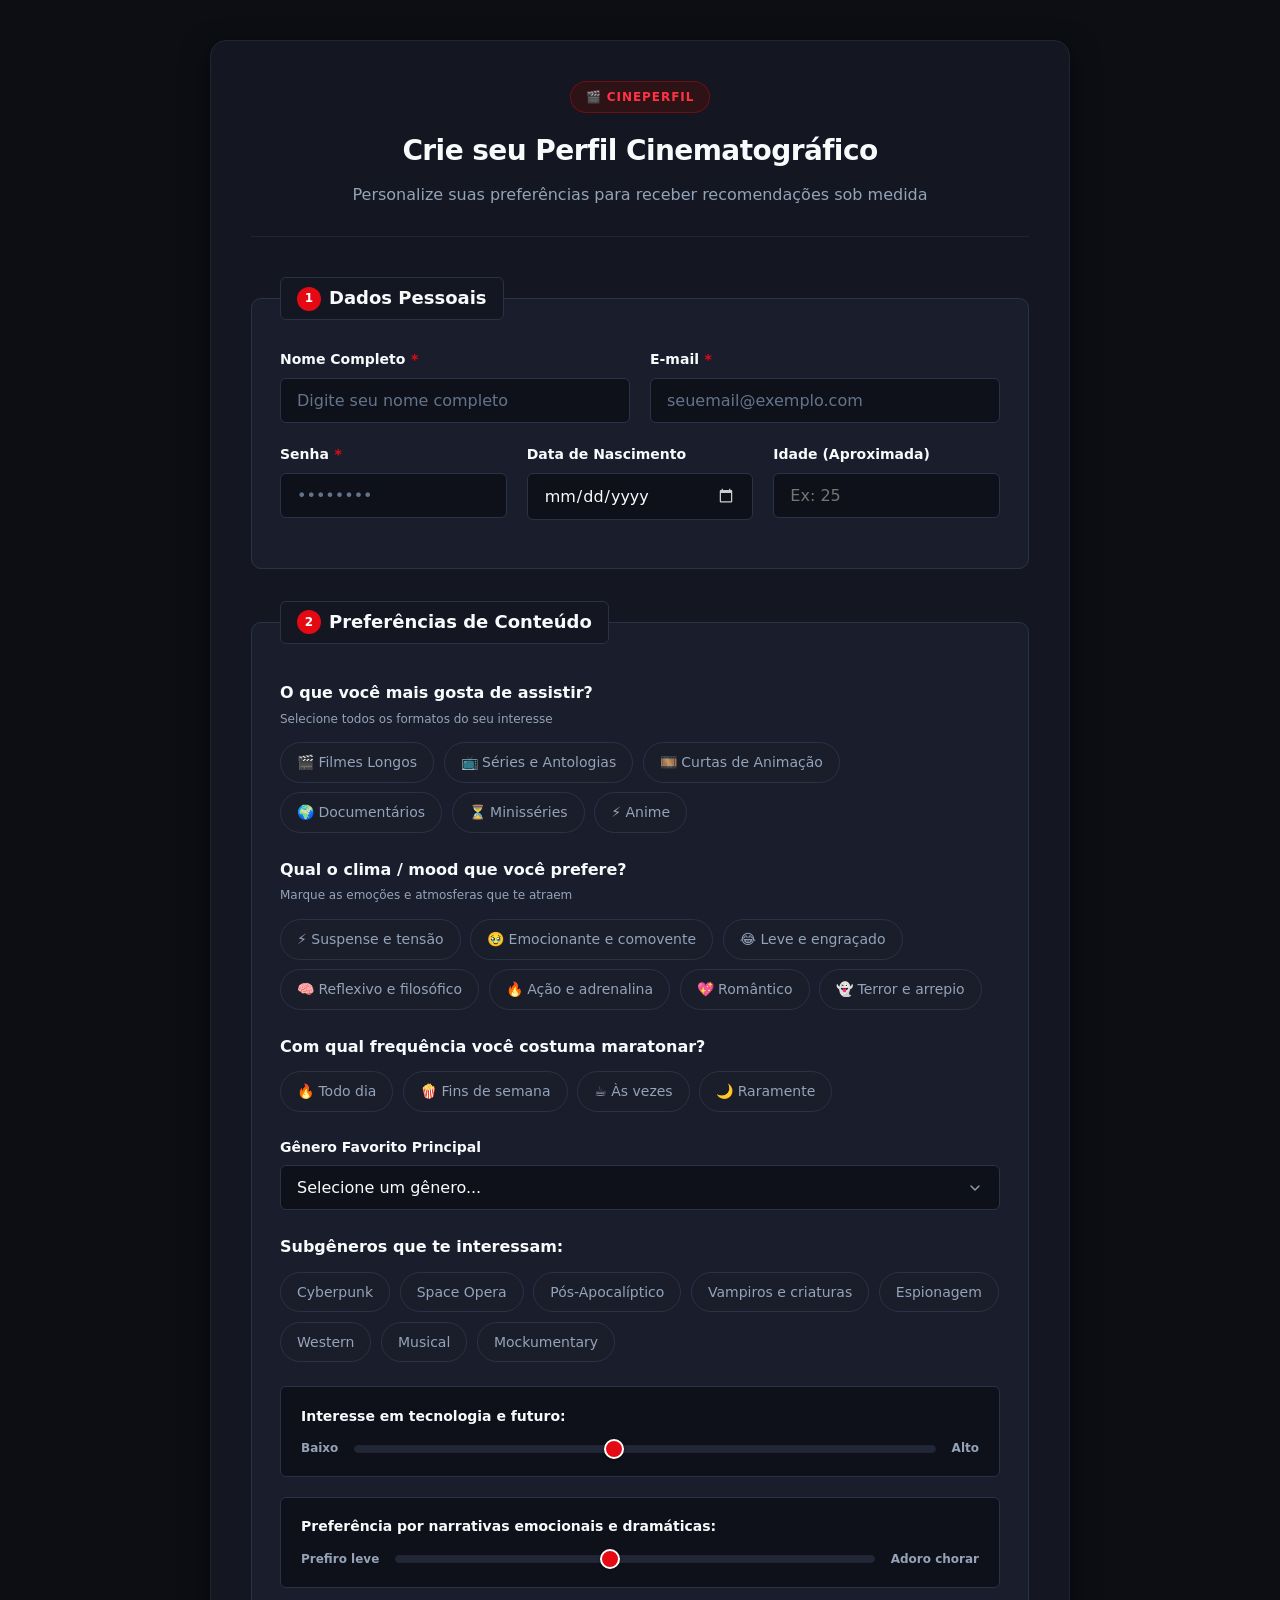
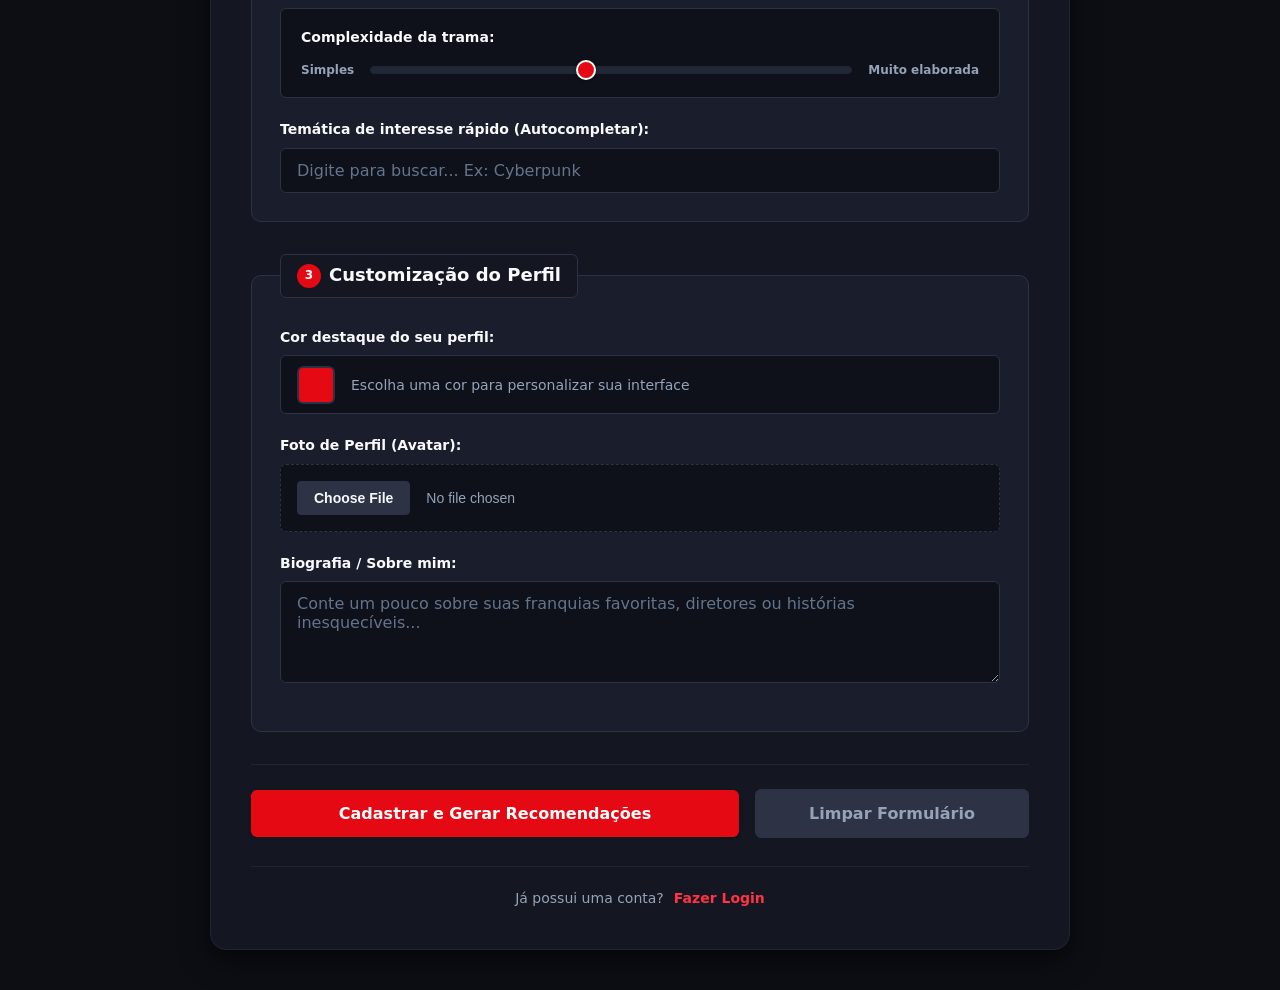
<file: frontend/index.html>
<!DOCTYPE html>
<html lang="pt-BR">
<head>
    <meta charset="UTF-8">
    <meta name="viewport" content="width=device-width, initial-scale=1.0">
    <title>Cadastro - Recomendações de Filmes e Séries</title>
    <link rel="stylesheet" href="style.css">
</head>
<body>

    <main class="app-container">
        
        <header class="form-header">
            <span class="form-badge">🎬 CinePerfil</span>
            <h1>Crie seu Perfil Cinematográfico</h1>
            <p>Personalize suas preferências para receber recomendações sob medida</p>
        </header>
        
        <form action="/processar_cadastro" method="POST" enctype="multipart/form-data">
            
            <!-- 1. DADOS PESSOAIS -->
            <fieldset>
                <legend><span class="step-num">1</span> Dados Pessoais</legend>
                
                <div class="form-grid">
                    <div class="form-group">
                        <label for="nome" class="label-required">Nome Completo</label>
                        <input type="text" id="nome" name="nome" placeholder="Digite seu nome completo" required>
                    </div>

                    <div class="form-group">
                        <label for="email" class="label-required">E-mail</label>
                        <input type="email" id="email" name="email" placeholder="seuemail@exemplo.com" required>
                    </div>
                </div>

                <div class="form-grid-3">
                    <div class="form-group">
                        <label for="senha" class="label-required">Senha</label>
                        <input type="password" id="senha" name="senha" placeholder="••••••••" required>
                    </div>

                    <div class="form-group">
                        <label for="nascimento">Data de Nascimento</label>
                        <input type="date" id="nascimento" name="nascimento">
                    </div>
                    
                    <div class="form-group">
                        <label for="idade">Idade (Aproximada)</label>
                        <input type="number" id="idade" name="idade" min="10" max="100" placeholder="Ex: 25">
                    </div>
                </div>
            </fieldset>

            <!-- 2. PREFERÊNCIAS DE CONTEÚDO -->
            <fieldset>
                <legend><span class="step-num">2</span> Preferências de Conteúdo</legend>

                <span class="section-subtitle">O que você mais gosta de assistir?</span>
                <span class="section-help">Selecione todos os formatos do seu interesse</span>
                <div class="pill-grid">
                    <div class="pill-item">
                        <input type="checkbox" id="tipo_filme" name="formato" value="filmes">
                        <label for="tipo_filme">🎬 Filmes Longos</label>
                    </div>
                    <div class="pill-item">
                        <input type="checkbox" id="tipo_serie" name="formato" value="series">
                        <label for="tipo_serie">📺 Séries e Antologias</label>
                    </div>
                    <div class="pill-item">
                        <input type="checkbox" id="tipo_curta" name="formato" value="curtas">
                        <label for="tipo_curta">🎞️ Curtas de Animação</label>
                    </div>
                    <div class="pill-item">
                        <input type="checkbox" id="tipo_documentario" name="formato" value="documentarios">
                        <label for="tipo_documentario">🌍 Documentários</label>
                    </div>
                    <div class="pill-item">
                        <input type="checkbox" id="tipo_minisserie" name="formato" value="minisseries">
                        <label for="tipo_minisserie">⏳ Minisséries</label>
                    </div>
                    <div class="pill-item">
                        <input type="checkbox" id="tipo_anime" name="formato" value="anime">
                        <label for="tipo_anime">⚡ Anime</label>
                    </div>
                </div>

                <span class="section-subtitle">Qual o clima / mood que você prefere?</span>
                <span class="section-help">Marque as emoções e atmosferas que te atraem</span>
                <div class="pill-grid">
                    <div class="pill-item">
                        <input type="checkbox" id="mood_suspense" name="mood" value="suspense">
                        <label for="mood_suspense">⚡ Suspense e tensão</label>
                    </div>
                    <div class="pill-item">
                        <input type="checkbox" id="mood_emocional" name="mood" value="emocional">
                        <label for="mood_emocional">🥹 Emocionante e comovente</label>
                    </div>
                    <div class="pill-item">
                        <input type="checkbox" id="mood_comedia" name="mood" value="comedia">
                        <label for="mood_comedia">😂 Leve e engraçado</label>
                    </div>
                    <div class="pill-item">
                        <input type="checkbox" id="mood_reflexivo" name="mood" value="reflexivo">
                        <label for="mood_reflexivo">🧠 Reflexivo e filosófico</label>
                    </div>
                    <div class="pill-item">
                        <input type="checkbox" id="mood_adrenalina" name="mood" value="adrenalina">
                        <label for="mood_adrenalina">🔥 Ação e adrenalina</label>
                    </div>
                    <div class="pill-item">
                        <input type="checkbox" id="mood_romantico" name="mood" value="romantico">
                        <label for="mood_romantico">💖 Romântico</label>
                    </div>
                    <div class="pill-item">
                        <input type="checkbox" id="mood_assustador" name="mood" value="assustador">
                        <label for="mood_assustador">👻 Terror e arrepio</label>
                    </div>
                </div>

                <span class="section-subtitle">Com qual frequência você costuma maratonar?</span>
                <div class="pill-grid">
                    <div class="pill-item">
                        <input type="radio" id="freq_diaria" name="frequencia" value="diaria">
                        <label for="freq_diaria">🔥 Todo dia</label>
                    </div>
                    <div class="pill-item">
                        <input type="radio" id="freq_alta" name="frequencia" value="alta">
                        <label for="freq_alta">🍿 Fins de semana</label>
                    </div>
                    <div class="pill-item">
                        <input type="radio" id="freq_media" name="frequencia" value="media">
                        <label for="freq_media">☕ Às vezes</label>
                    </div>
                    <div class="pill-item">
                        <input type="radio" id="freq_baixa" name="frequencia" value="baixa">
                        <label for="freq_baixa">🌙 Raramente</label>
                    </div>
                </div>

                <div class="form-group">
                    <label for="genero_favorito">Gênero Favorito Principal</label>
                    <select id="genero_favorito" name="genero_favorito">
                        <option value="" disabled selected>Selecione um gênero...</option>
                        <optgroup label="Ficção e Fantasia">
                            <option value="sci_fi">Ficção Científica e Distopias</option>
                            <option value="fantasia">Fantasia épica</option>
                            <option value="superheroi">Super-heróis</option>
                            <option value="steampunk">Steampunk e retrofuturismo</option>
                        </optgroup>
                        <optgroup label="Suspense e Drama">
                            <option value="thriller">Suspense Psicológico</option>
                            <option value="noir">Noir e policial</option>
                            <option value="crime">Crime e investigação</option>
                            <option value="drama">Drama familiar</option>
                            <option value="biografia">Biográfico / Baseado em fatos reais</option>
                        </optgroup>
                        <optgroup label="Ação e Aventura">
                            <option value="action">Ação</option>
                            <option value="aventura">Aventura e exploração</option>
                            <option value="guerra">Guerra e histórico</option>
                            <option value="esporte">Esporte</option>
                        </optgroup>
                        <optgroup label="Comédia e Romance">
                            <option value="comedy">Comédia</option>
                            <option value="romcom">Comédia Romântica</option>
                            <option value="romance">Romance</option>
                        </optgroup>
                        <optgroup label="Terror e Mistério">
                            <option value="horror">Terror / Horror</option>
                            <option value="misterio">Mistério</option>
                            <option value="sobrenatural">Sobrenatural e Ocultismo</option>
                        </optgroup>
                        <optgroup label="Animação e Família">
                            <option value="animacao">Animação</option>
                            <option value="familia">Família</option>
                        </optgroup>
                    </select>
                </div>

                <span class="section-subtitle">Subgêneros que te interessam:</span>
                <div class="pill-grid">
                    <div class="pill-item">
                        <input type="checkbox" id="sub_cyberpunk" name="subgenero" value="cyberpunk">
                        <label for="sub_cyberpunk">Cyberpunk</label>
                    </div>
                    <div class="pill-item">
                        <input type="checkbox" id="sub_space_opera" name="subgenero" value="space_opera">
                        <label for="sub_space_opera">Space Opera</label>
                    </div>
                    <div class="pill-item">
                        <input type="checkbox" id="sub_apokalipse" name="subgenero" value="apokalipse">
                        <label for="sub_apokalipse">Pós-Apocalíptico</label>
                    </div>
                    <div class="pill-item">
                        <input type="checkbox" id="sub_vampiros" name="subgenero" value="vampiros">
                        <label for="sub_vampiros">Vampiros e criaturas</label>
                    </div>
                    <div class="pill-item">
                        <input type="checkbox" id="sub_espionagem" name="subgenero" value="espionagem">
                        <label for="sub_espionagem">Espionagem</label>
                    </div>
                    <div class="pill-item">
                        <input type="checkbox" id="sub_western" name="subgenero" value="western">
                        <label for="sub_western">Western</label>
                    </div>
                    <div class="pill-item">
                        <input type="checkbox" id="sub_musical" name="subgenero" value="musical">
                        <label for="sub_musical">Musical</label>
                    </div>
                    <div class="pill-item">
                        <input type="checkbox" id="sub_mockumentary" name="subgenero" value="mockumentary">
                        <label for="sub_mockumentary">Mockumentary</label>
                    </div>
                </div>

                <div class="range-container">
                    <div class="range-header">
                        <span class="range-label">Interesse em tecnologia e futuro:</span>
                    </div>
                    <div class="range-controls">
                        <span class="range-bound">Baixo</span>
                        <input type="range" id="peso_tecnologia" name="peso_tecnologia" min="1" max="10" value="5">
                        <span class="range-bound">Alto</span>
                    </div>
                </div>

                <div class="range-container">
                    <div class="range-header">
                        <span class="range-label">Preferência por narrativas emocionais e dramáticas:</span>
                    </div>
                    <div class="range-controls">
                        <span class="range-bound">Prefiro leve</span>
                        <input type="range" id="peso_emocao" name="peso_emocao" min="1" max="10" value="5">
                        <span class="range-bound">Adoro chorar</span>
                    </div>
                </div>

                <div class="range-container">
                    <div class="range-header">
                        <span class="range-label">Complexidade da trama:</span>
                    </div>
                    <div class="range-controls">
                        <span class="range-bound">Simples</span>
                        <input type="range" id="peso_complexidade" name="peso_complexidade" min="1" max="10" value="5">
                        <span class="range-bound">Muito elaborada</span>
                    </div>
                </div>

                <div class="form-group">
                    <label for="tema_pesquisa">Temática de interesse rápido (Autocompletar):</label>
                    <input type="text" list="temas" id="tema_pesquisa" name="tema_pesquisa" placeholder="Digite para buscar... Ex: Cyberpunk">
                    <datalist id="temas">
                        <option value="Inteligência Artificial">
                        <option value="Realidade Virtual">
                        <option value="Viagem no Tempo">
                        <option value="Alienígenas">
                        <option value="Cyberpunk">
                        <option value="Distopia">
                        <option value="Pós-Apocalíptico">
                        <option value="Espionagem">
                        <option value="Vampiros">
                        <option value="Lobisomem">
                        <option value="Magia e Feitiçaria">
                        <option value="Espaço Sideral">
                        <option value="Robótica e Androides">
                        <option value="Clonagem">
                        <option value="Pandemias e Vírus">
                        <option value="Jogos e Simulações">
                        <option value="Heróis e Vilões">
                        <option value="Mitologia Nórdica">
                        <option value="Mitologia Grega">
                        <option value="Samurais e Japão Feudal">
                        <option value="Piratas">
                        <option value="Guerras Mundiais">
                        <option value="Crime Organizado">
                        <option value="Detetive e Investigação">
                        <option value="Survival (Sobrevivência)">
                        <option value="Multiverso">
                        <option value="Ecologia e Natureza">
                        <option value="Música e Arte">
                        <option value="Esporte de Alta Performance">
                        <option value="Família e Relacionamentos">
                    </datalist>
                </div>
            </fieldset>

            <!-- 3. CUSTOMIZAÇÃO DO PERFIL -->
            <fieldset>
                <legend><span class="step-num">3</span> Customização do Perfil</legend>

                <div class="form-group">
                    <label for="cor_perfil">Cor destaque do seu perfil:</label>
                    <div class="color-picker-wrapper">
                        <input type="color" id="cor_perfil" name="cor_perfil" value="#e50914">
                        <span style="font-size: var(--font-size-sm); color: var(--text-secondary);">Escolha uma cor para personalizar sua interface</span>
                    </div>
                </div>

                <div class="form-group">
                    <label for="avatar">Foto de Perfil (Avatar):</label>
                    <div class="file-input-wrapper">
                        <input type="file" id="avatar" name="avatar" accept="image/png, image/jpeg">
                    </div>
                </div>

                <div class="form-group">
                    <label for="bio">Biografia / Sobre mim:</label>
                    <textarea id="bio" name="bio" rows="4" placeholder="Conte um pouco sobre suas franquias favoritas, diretores ou histórias inesquecíveis..."></textarea>
                </div>
                
                <input type="hidden" name="origem_cadastro" value="formulario_web">
            </fieldset>

            <!-- AÇÕES DO FORMULÁRIO -->
            <div class="form-actions">
                <button type="submit" class="btn btn-primary">Cadastrar e Gerar Recomendações</button>
                <button type="reset" class="btn btn-secondary">Limpar Formulário</button>
            </div>

            <div style="text-align: center; margin-top: 1.75rem; padding-top: 1.25rem; border-top: 1px solid var(--border-subtle); font-size: var(--font-size-sm); color: var(--text-secondary);">
                Já possui uma conta?
                <a href="login.html" style="color: var(--text-accent); text-decoration: none; font-weight: 600; margin-left: 0.35rem;">
                    Fazer Login
                </a>
            </div>
            
        </form>

    </main>

    <script src="config.js"></script>
    <script src="app.js"></script>
</body>
</html>
</file>
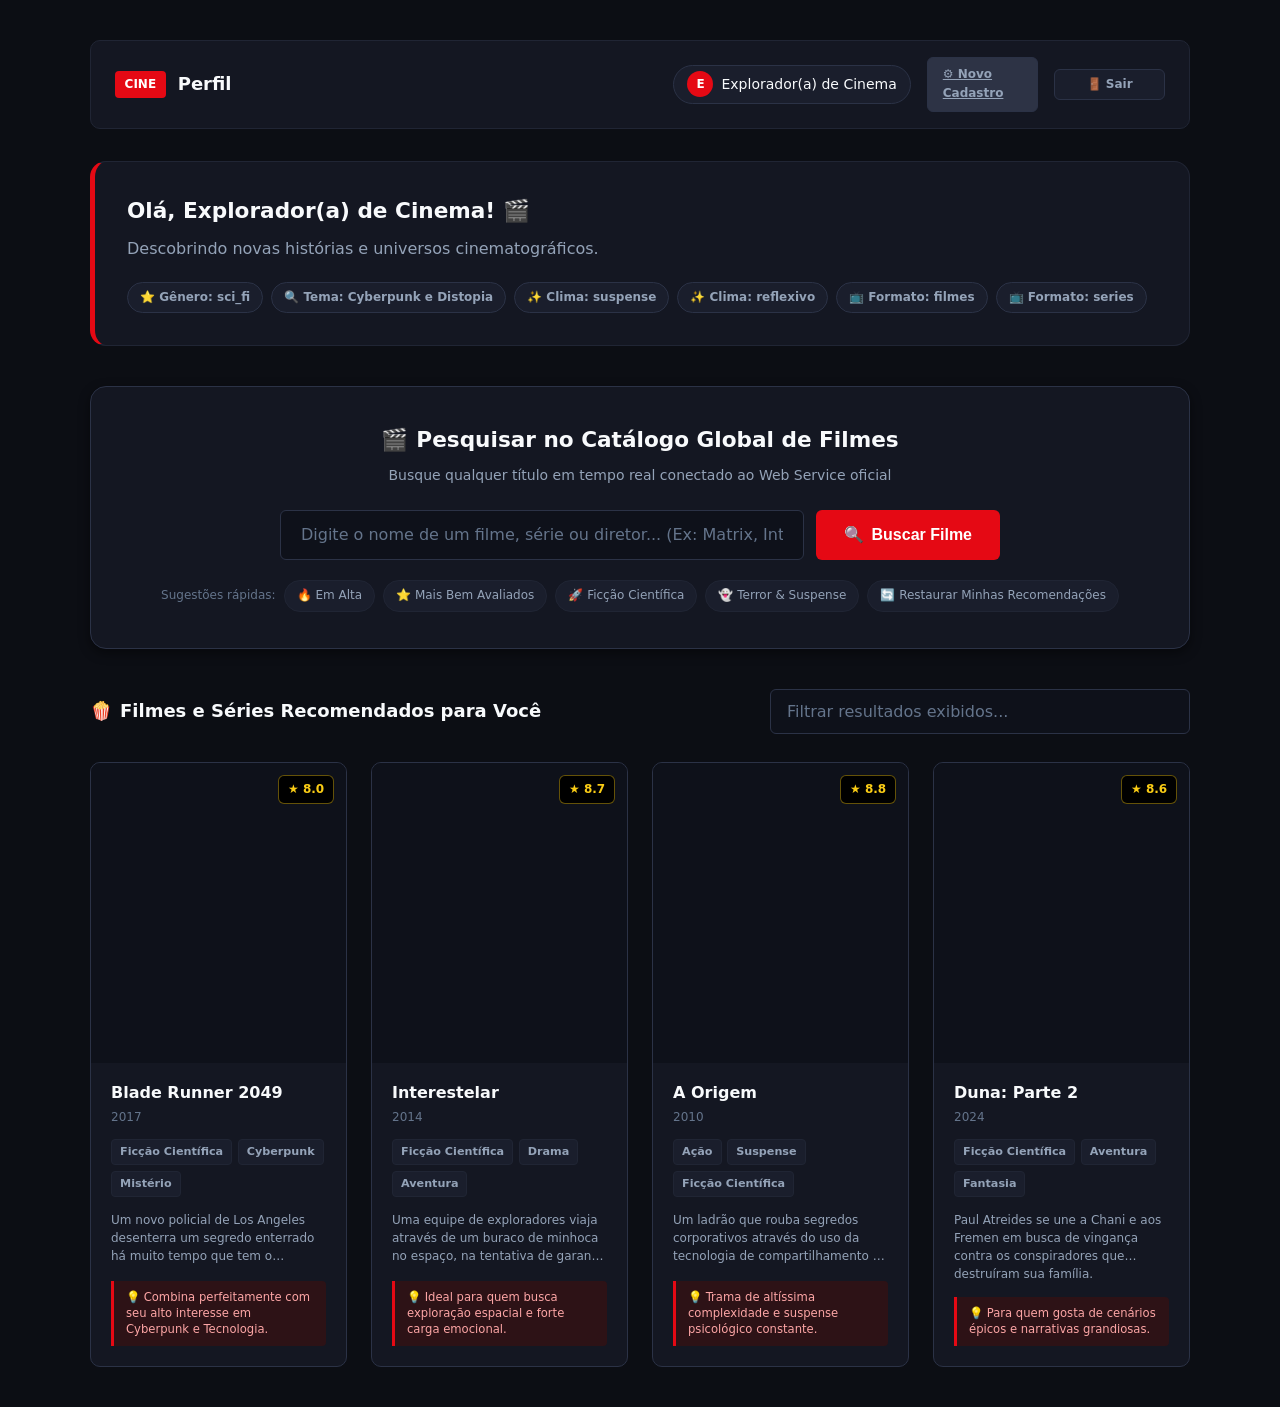
<file: frontend/home.html>
<!DOCTYPE html>
<html lang="pt-BR">
<head>
    <meta charset="UTF-8">
    <meta name="viewport" content="width=device-width, initial-scale=1.0">
    <title>Início - Sugestões e Pesquisa de Filmes</title>
    <link rel="stylesheet" href="style.css">
</head>
<body>

    <div class="home-container">
        
        <!-- BARRA DE NAVEGAÇÃO -->
        <nav class="navbar">
            <a href="home.html" class="nav-brand">
                <span class="nav-brand-badge">Cine</span>
                <span>Perfil</span>
            </a>
            
            <div class="nav-actions">
                <div class="user-profile-badge" id="user-badge">
                    <span class="user-avatar-circle" id="user-avatar">👤</span>
                    <span id="user-display-name">Carregando...</span>
                </div>
                <a href="index.html" class="btn btn-secondary" style="padding: 0.45rem 0.9rem; font-size: var(--font-size-xs);">
                    ⚙️ Novo Cadastro
                </a>
                <button id="btn-logout" class="btn btn-secondary" style="padding: 0.45rem 0.9rem; font-size: var(--font-size-xs); background-color: var(--bg-surface-elevated); border-color: var(--border-color);">
                    🚪 Sair
                </button>
            </div>
        </nav>

        <!-- HERO DE BOAS-VINDAS COM DADOS DO CADASTRO -->
        <section class="welcome-hero" id="welcome-hero">
            <h2 id="hero-greeting">Bem-vindo(a) ao seu catálogo personalizado!</h2>
            <p id="hero-bio">Carregando suas preferências...</p>
            
            <div class="hero-tags" id="hero-tags">
                <!-- Tags de gêneros, mood e temas preenchidas dinamicamente via JS -->
            </div>
        </section>

        <!-- CAMPO DE PESQUISA GLOBAL DE FILMES CONECTADO AO WEB SERVICE -->
        <section class="global-search-card">
            <div class="global-search-header">
                <h3><span>🎬</span> Pesquisar no Catálogo Global de Filmes</h3>
                <p>Busque qualquer título em tempo real conectado ao Web Service oficial</p>
            </div>

            <form class="search-form-mock" id="global-search-form">
                <input type="text" id="global-search-input" placeholder="Digite o nome de um filme, série ou diretor... (Ex: Matrix, Interestelar, Batman, Vingadores)">
                <button type="submit" class="search-btn-mock" id="global-search-btn">
                    <span>🔍</span> Buscar Filme
                </button>
            </form>

            <div class="search-quick-tags">
                <span>Sugestões rápidas:</span>
                <span class="quick-filter-tag" data-filter="populares">🔥 Em Alta</span>
                <span class="quick-filter-tag" data-filter="avaliados">⭐ Mais Bem Avaliados</span>
                <span class="quick-filter-tag" data-filter="scifi">🚀 Ficção Científica</span>
                <span class="quick-filter-tag" data-filter="terror">👻 Terror & Suspense</span>
                <span class="quick-filter-tag" data-filter="reset">🔄 Restaurar Minhas Recomendações</span>
            </div>
        </section>

        <!-- BARRA DE BUSCA E TÍTULO DA SEÇÃO DE FILMES -->
        <div class="search-section">
            <h3 class="section-title" id="section-title-text">
                <span>🍿</span> Filmes e Séries Recomendados para Você
            </h3>

            <div class="search-input-wrapper">
                <input type="search" id="search-movies" placeholder="Filtrar resultados exibidos...">
            </div>
        </div>

        <!-- GRID DE FILMES (GERADO DINAMICAMENTE) -->
        <div class="movies-grid" id="movies-grid">
            <!-- Cards de filmes inseridos via home.js -->
        </div>

    </div>

    <script src="config.js"></script>
    <script src="home.js"></script>
</body>
</html>
</file>
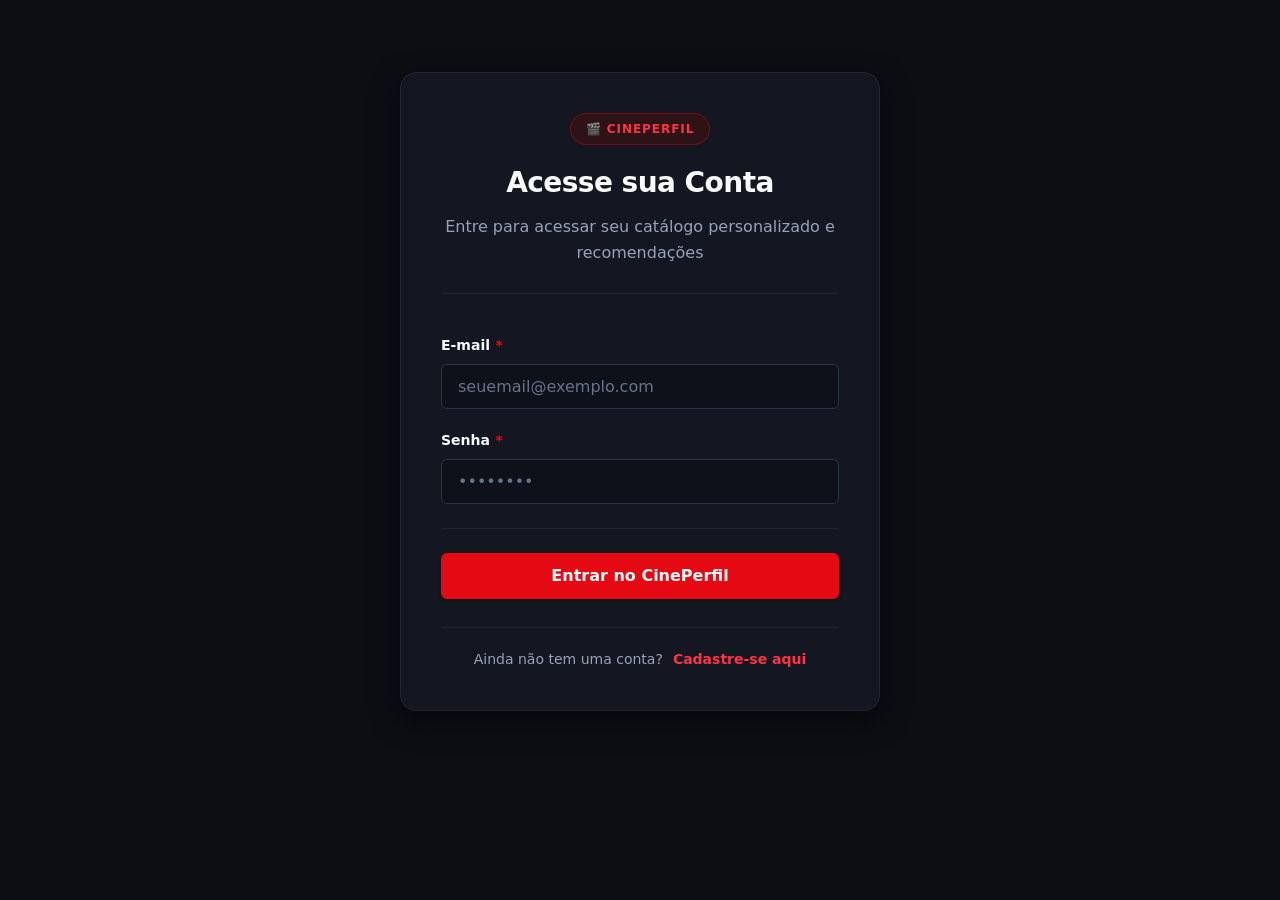
<file: frontend/login.html>
<!DOCTYPE html>
<html lang="pt-BR">
<head>
    <meta charset="UTF-8">
    <meta name="viewport" content="width=device-width, initial-scale=1.0">
    <title>Login - CinePerfil</title>
    <link rel="stylesheet" href="style.css">
</head>
<body>

    <main class="app-container" style="max-width: 480px; margin-top: 2rem;">
        
        <header class="form-header">
            <span class="form-badge">🎬 CinePerfil</span>
            <h1>Acesse sua Conta</h1>
            <p>Entre para acessar seu catálogo personalizado e recomendações</p>
        </header>

        <!-- Mensagens de feedback (Erro / Sucesso) -->
        <div id="login-feedback" class="feedback-message" style="display: none;"></div>
        
        <form id="login-form">
            <div class="form-group">
                <label for="email" class="label-required">E-mail</label>
                <input type="email" id="email" name="email" placeholder="seuemail@exemplo.com" required autocomplete="email">
            </div>

            <div class="form-group">
                <label for="senha" class="label-required">Senha</label>
                <input type="password" id="senha" name="senha" placeholder="••••••••" required autocomplete="current-password">
            </div>

            <div class="form-actions" style="margin-top: 1.5rem; flex-direction: column; gap: 0.75rem;">
                <button type="submit" class="btn btn-primary" id="btn-login" style="width: 100%;">
                    Entrar no CinePerfil
                </button>
            </div>

            <div style="text-align: center; margin-top: 1.75rem; padding-top: 1.25rem; border-top: 1px solid var(--border-subtle); font-size: var(--font-size-sm); color: var(--text-secondary);">
                Ainda não tem uma conta?
                <a href="index.html" style="color: var(--text-accent); text-decoration: none; font-weight: 600; margin-left: 0.35rem;">
                    Cadastre-se aqui
                </a>
            </div>
        </form>

    </main>

    <script src="config.js"></script>
    <script src="login.js"></script>
</body>
</html>
</file>
<file: frontend/style.css>
/* ==========================================================================
   VARIÁVEIS GLOBAIS DE CORES E ESTILOS (MODO ESCURO - SEM GRADIENTES)
   Reutilize estas variáveis em todas as telas do projeto.
   ========================================================================== */
:root {
    /* Superfícies e Fundos */
    --bg-app: #0c0e14;              /* Fundo principal da página */
    --bg-surface: #141722;          /* Fundo dos cartões e contêineres principais */
    --bg-surface-elevated: #1a1e2c; /* Fundo de fieldsets e seções destacadas */
    --bg-surface-hover: #222738;    /* Hover de elementos e cartões */
    --bg-input: #0e111a;            /* Fundo de inputs e selects */
    --bg-input-focus: #121520;      /* Fundo de inputs quando focados */
    --bg-pill: #1a1e2b;             /* Fundo de chips / pills não selecionados */
    --bg-pill-hover: #262c3e;       /* Fundo de chips / pills ao passar o mouse */
    --bg-pill-selected: #e50914;    /* Fundo de chips selecionados (Destaque sólido) */

    /* Tipografia e Textos */
    --text-primary: #f8fafc;        /* Texto principal de alto contraste */
    --text-secondary: #94a3b8;      /* Texto de suporte / subtítulos */
    --text-muted: #64748b;          /* Textos desabilitados ou placeholders */
    --text-inverse: #ffffff;        /* Texto sobre fundos de destaque */
    --text-accent: #ff3344;         /* Texto colorido em destaque */

    /* Cores de Ação e Destaque (Sólidas) */
    --color-primary: #e50914;        /* Cor primária (Vermelho Cinema) */
    --color-primary-hover: #f40612;  /* Hover do botão primário */
    --color-primary-active: #b80710; /* Clique do botão primário */
    --color-primary-subtle: #2d1216; /* Fundo sutil com tom primário */
    
    --color-secondary: #2d3345;      /* Botão secundário / neutro */
    --color-secondary-hover: #3b435a;
    --color-secondary-active: #202431;

    --color-success: #10b981;        /* Sucesso / Confirmação */
    --color-warning: #f59e0b;        /* Alerta / Atenção */
    --color-danger: #ef4444;         /* Erro / Perigo */
    --color-info: #38bdf8;           /* Informativo */

    /* Bordas e Divisores */
    --border-subtle: #202534;        /* Bordas discretas */
    --border-color: #2b3246;         /* Borda padrão de inputs e cartões */
    --border-hover: #434d6b;         /* Borda ao passar o mouse */
    --border-focus: #e50914;         /* Borda de foco nos campos */
    --border-focus-ring: rgba(229, 9, 20, 0.25); /* Anel de foco acessível */

    /* Raios de Arredondamento */
    --radius-xs: 4px;
    --radius-sm: 6px;
    --radius-md: 10px;
    --radius-lg: 16px;
    --radius-xl: 22px;
    --radius-full: 9999px;

    /* Sombras Sólidas/Opacas (Sem gradientes) */
    --shadow-sm: 0 1px 3px rgba(0, 0, 0, 0.4);
    --shadow-md: 0 4px 12px rgba(0, 0, 0, 0.45);
    --shadow-lg: 0 10px 28px rgba(0, 0, 0, 0.55);
    --shadow-input-focus: 0 0 0 3px var(--border-focus-ring);

    /* Tipografia */
    --font-family: 'Segoe UI', system-ui, -apple-system, BlinkMacSystemFont, Roboto, sans-serif;
    --font-size-xs: 0.75rem;
    --font-size-sm: 0.875rem;
    --font-size-base: 1rem;
    --font-size-lg: 1.125rem;
    --font-size-xl: 1.35rem;
    --font-size-2xl: 1.75rem;
    --font-size-3xl: 2.15rem;

    /* Transições */
    --transition-fast: 0.15s ease;
    --transition-normal: 0.25s ease;
}

/* ==========================================================================
   RESET E CONFIGURAÇÃO BASE
   ========================================================================== */
*, *::before, *::after {
    box-sizing: border-box;
    margin: 0;
    padding: 0;
}

body {
    background-color: var(--bg-app);
    color: var(--text-primary);
    font-family: var(--font-family);
    font-size: var(--font-size-base);
    line-height: 1.6;
    min-height: 100vh;
    padding: 2.5rem 1.25rem;
    display: flex;
    justify-content: center;
    align-items: flex-start;
    -webkit-font-smoothing: antialiased;
}

/* ==========================================================================
   CONTAINER PRINCIPAL
   ========================================================================== */
.app-container {
    width: 100%;
    max-width: 860px;
    background-color: var(--bg-surface);
    border: 1px solid var(--border-subtle);
    border-radius: var(--radius-lg);
    box-shadow: var(--shadow-lg);
    padding: 2.5rem;
}

/* Cabeçalho da Página */
.form-header {
    text-align: center;
    margin-bottom: 2.5rem;
    padding-bottom: 1.75rem;
    border-bottom: 1px solid var(--border-subtle);
}

.form-badge {
    display: inline-flex;
    align-items: center;
    gap: 0.5rem;
    background-color: var(--color-primary-subtle);
    color: var(--text-accent);
    border: 1px solid rgba(229, 9, 20, 0.35);
    padding: 0.35rem 0.9rem;
    border-radius: var(--radius-full);
    font-size: var(--font-size-xs);
    font-weight: 700;
    text-transform: uppercase;
    letter-spacing: 0.08em;
    margin-bottom: 1rem;
}

.form-header h1 {
    font-size: var(--font-size-2xl);
    font-weight: 700;
    color: var(--text-primary);
    letter-spacing: -0.02em;
    margin-bottom: 0.5rem;
}

.form-header p {
    color: var(--text-secondary);
    font-size: var(--font-size-base);
}

/* ==========================================================================
   SEÇÕES / FIELDSETS
   ========================================================================== */
fieldset {
    background-color: var(--bg-surface-elevated);
    border: 1px solid var(--border-color);
    border-radius: var(--radius-md);
    padding: 1.75rem;
    margin-bottom: 2rem;
    transition: border-color var(--transition-fast);
}

fieldset:hover {
    border-color: var(--border-hover);
}

legend {
    font-size: var(--font-size-lg);
    font-weight: 700;
    color: var(--text-primary);
    padding: 0.4rem 1rem;
    background-color: var(--bg-surface);
    border: 1px solid var(--border-color);
    border-radius: var(--radius-sm);
    display: inline-flex;
    align-items: center;
    gap: 0.5rem;
}

legend .step-num {
    display: inline-flex;
    align-items: center;
    justify-content: center;
    width: 24px;
    height: 24px;
    background-color: var(--color-primary);
    color: var(--text-inverse);
    border-radius: var(--radius-full);
    font-size: var(--font-size-xs);
    font-weight: bold;
}

/* Subtítulos de grupo dentro dos fieldsets */
.section-subtitle {
    font-size: var(--font-size-base);
    font-weight: 600;
    color: var(--text-primary);
    margin-top: 1.5rem;
    margin-bottom: 0.75rem;
    display: block;
}

.section-subtitle:first-of-type {
    margin-top: 0.5rem;
}

.section-help {
    font-size: var(--font-size-xs);
    color: var(--text-secondary);
    margin-top: -0.5rem;
    margin-bottom: 0.85rem;
    display: block;
}

/* ==========================================================================
   GRID DE FORMULÁRIO E GRUPOS DE CAMPOS
   ========================================================================== */
.form-grid {
    display: grid;
    grid-template-columns: repeat(2, 1fr);
    gap: 1.25rem;
}

.form-grid-3 {
    display: grid;
    grid-template-columns: repeat(3, 1fr);
    gap: 1.25rem;
}

.form-group {
    display: flex;
    flex-direction: column;
    gap: 0.45rem;
    margin-bottom: 1.25rem;
}

.form-group:last-child {
    margin-bottom: 0;
}

.form-group.full-width {
    grid-column: 1 / -1;
}

/* ==========================================================================
   RÓTULOS (LABELS)
   ========================================================================== */
label {
    font-size: var(--font-size-sm);
    font-weight: 600;
    color: var(--text-primary);
    display: inline-flex;
    align-items: center;
    gap: 0.35rem;
}

.label-required::after {
    content: "*";
    color: var(--color-primary);
    font-weight: bold;
}

/* ==========================================================================
   INPUTS DE TEXTO, EMAIL, SENHA, DATA, NÚMERO, SELECT E TEXTAREA
   ========================================================================== */
input[type="text"],
input[type="email"],
input[type="password"],
input[type="date"],
input[type="number"],
input[type="search"],
input[type="tel"],
input[type="url"],
input:not([type]),
input[list],
select,
textarea {
    width: 100%;
    background-color: var(--bg-input);
    color: var(--text-primary);
    border: 1px solid var(--border-color);
    border-radius: var(--radius-sm);
    padding: 0.75rem 1rem;
    font-family: inherit;
    font-size: var(--font-size-base);
    outline: none;
    transition: border-color var(--transition-fast), background-color var(--transition-fast), box-shadow var(--transition-fast);
}

input[type="text"]::placeholder,
input[type="email"]::placeholder,
input[type="password"]::placeholder,
input[type="search"]::placeholder,
input[list]::placeholder,
input:not([type])::placeholder,
textarea::placeholder {
    color: var(--text-muted);
}

input[type="text"]:focus,
input[type="email"]:focus,
input[type="password"]:focus,
input[type="date"]:focus,
input[type="number"]:focus,
input[type="search"]:focus,
input[type="tel"]:focus,
input[type="url"]:focus,
input:not([type]):focus,
input[list]:focus,
select:focus,
textarea:focus {
    background-color: var(--bg-input-focus);
    border-color: var(--border-focus);
    box-shadow: var(--shadow-input-focus);
}

/* Ajustes de date & number no modo escuro */
input[type="date"]::-webkit-calendar-picker-indicator {
    filter: invert(0.8);
    cursor: pointer;
}

/* Select */
select {
    cursor: pointer;
    appearance: none;
    background-image: url("data:image/svg+xml,%3Csvg xmlns='http://www.w3.org/2000/svg' width='16' height='16' viewBox='0 0 24 24' fill='none' stroke='%2394a3b8' stroke-width='2' stroke-linecap='round' stroke-linejoin='round'%3E%3Cpolyline points='6 9 12 15 18 9'%3E%3C/polyline%3E%3C/svg%3E");
    background-repeat: no-repeat;
    background-position: right 1rem center;
    padding-right: 2.5rem;
}

select optgroup {
    background-color: var(--bg-surface-elevated);
    color: var(--text-accent);
    font-weight: bold;
    padding: 0.5rem 0;
}

select option {
    background-color: var(--bg-input);
    color: var(--text-primary);
    padding: 0.5rem;
}

/* Textarea */
textarea {
    resize: vertical;
    min-height: 100px;
}

/* ==========================================================================
   PILLS / CHIPS INTERATIVOS (CHECKBOXES E RADIOS)
   ========================================================================== */
.pill-grid {
    display: flex;
    flex-wrap: wrap;
    gap: 0.6rem;
    margin-bottom: 1.5rem;
}

.pill-item {
    display: inline-flex;
    position: relative;
}

.pill-item input[type="checkbox"],
.pill-item input[type="radio"] {
    position: absolute;
    opacity: 0;
    width: 0;
    height: 0;
    pointer-events: none;
}

.pill-item label {
    display: inline-flex;
    align-items: center;
    gap: 0.45rem;
    background-color: var(--bg-pill);
    color: var(--text-secondary);
    border: 1px solid var(--border-color);
    border-radius: var(--radius-full);
    padding: 0.5rem 1rem;
    font-size: var(--font-size-sm);
    font-weight: 500;
    cursor: pointer;
    user-select: none;
    transition: background-color var(--transition-fast), border-color var(--transition-fast), color var(--transition-fast), transform var(--transition-fast);
}

.pill-item label:hover {
    background-color: var(--bg-pill-hover);
    border-color: var(--border-hover);
    color: var(--text-primary);
}

/* Estado selecionado */
.pill-item input[type="checkbox"]:checked + label,
.pill-item input[type="radio"]:checked + label {
    background-color: var(--color-primary);
    border-color: var(--color-primary);
    color: var(--text-inverse);
    font-weight: 600;
}

.pill-item input[type="checkbox"]:focus-visible + label,
.pill-item input[type="radio"]:focus-visible + label {
    box-shadow: var(--shadow-input-focus);
}

/* ==========================================================================
   SLIDERS DE INTERVALO (RANGE)
   ========================================================================== */
.range-container {
    background-color: var(--bg-input);
    border: 1px solid var(--border-color);
    border-radius: var(--radius-sm);
    padding: 1.1rem 1.25rem;
    margin-bottom: 1.25rem;
}

.range-header {
    display: flex;
    justify-content: space-between;
    align-items: center;
    margin-bottom: 0.75rem;
}

.range-label {
    font-size: var(--font-size-sm);
    font-weight: 600;
    color: var(--text-primary);
}

.range-controls {
    display: flex;
    align-items: center;
    gap: 1rem;
}

.range-bound {
    font-size: var(--font-size-xs);
    font-weight: 600;
    color: var(--text-secondary);
    white-space: nowrap;
}

input[type="range"] {
    -webkit-appearance: none;
    appearance: none;
    width: 100%;
    height: 8px;
    background-color: var(--bg-surface-hover);
    border-radius: var(--radius-full);
    outline: none;
    cursor: pointer;
    border: 1px solid var(--border-subtle);
}

input[type="range"]::-webkit-slider-thumb {
    -webkit-appearance: none;
    appearance: none;
    width: 20px;
    height: 20px;
    background-color: var(--color-primary);
    border: 2px solid var(--text-inverse);
    border-radius: var(--radius-full);
    cursor: pointer;
    box-shadow: var(--shadow-sm);
    transition: transform var(--transition-fast), background-color var(--transition-fast);
}

input[type="range"]::-webkit-slider-thumb:hover {
    transform: scale(1.15);
    background-color: var(--color-primary-hover);
}

input[type="range"]::-moz-range-thumb {
    width: 20px;
    height: 20px;
    background-color: var(--color-primary);
    border: 2px solid var(--text-inverse);
    border-radius: var(--radius-full);
    cursor: pointer;
    box-shadow: var(--shadow-sm);
}

/* ==========================================================================
   INPUTS ESPECIAIS (COR E ARQUIVO)
   ========================================================================== */
.color-picker-wrapper {
    display: flex;
    align-items: center;
    gap: 1rem;
    background-color: var(--bg-input);
    border: 1px solid var(--border-color);
    border-radius: var(--radius-sm);
    padding: 0.6rem 1rem;
}

input[type="color"] {
    -webkit-appearance: none;
    appearance: none;
    border: none;
    width: 38px;
    height: 38px;
    border-radius: var(--radius-sm);
    cursor: pointer;
    background: none;
    padding: 0;
}

input[type="color"]::-webkit-color-swatch-wrapper {
    padding: 0;
}

input[type="color"]::-webkit-color-swatch {
    border: 2px solid var(--border-color);
    border-radius: var(--radius-sm);
}

.file-input-wrapper {
    background-color: var(--bg-input);
    border: 1px dashed var(--border-color);
    border-radius: var(--radius-sm);
    padding: 1rem;
    transition: border-color var(--transition-fast);
}

.file-input-wrapper:hover {
    border-color: var(--border-hover);
}

input[type="file"] {
    width: 100%;
    color: var(--text-secondary);
    font-size: var(--font-size-sm);
    cursor: pointer;
}

input[type="file"]::file-selector-button {
    background-color: var(--color-secondary);
    color: var(--text-primary);
    border: 1px solid var(--border-color);
    padding: 0.5rem 1rem;
    border-radius: var(--radius-xs);
    font-weight: 600;
    font-size: var(--font-size-sm);
    cursor: pointer;
    margin-right: 1rem;
    transition: background-color var(--transition-fast);
}

input[type="file"]::file-selector-button:hover {
    background-color: var(--color-secondary-hover);
}

/* ==========================================================================
   BOTÕES E AÇÕES DO FORMULÁRIO
   ========================================================================== */
.form-actions {
    display: flex;
    gap: 1rem;
    align-items: center;
    margin-top: 2rem;
    padding-top: 1.5rem;
    border-top: 1px solid var(--border-subtle);
}

.btn {
    display: inline-flex;
    align-items: center;
    justify-content: center;
    gap: 0.5rem;
    padding: 0.85rem 1.75rem;
    font-family: inherit;
    font-size: var(--font-size-base);
    font-weight: 700;
    border-radius: var(--radius-sm);
    cursor: pointer;
    border: none;
    outline: none;
    transition: background-color var(--transition-fast), transform var(--transition-fast), box-shadow var(--transition-fast);
}

.btn-primary {
    background-color: var(--color-primary);
    color: var(--text-inverse);
    flex: 2;
    box-shadow: var(--shadow-sm);
}

.btn-primary:hover {
    background-color: var(--color-primary-hover);
}

.btn-primary:active {
    background-color: var(--color-primary-active);
    transform: translateY(1px);
}

.btn-secondary {
    background-color: var(--color-secondary);
    color: var(--text-secondary);
    border: 1px solid var(--border-color);
    flex: 1;
}

.btn-secondary:hover {
    background-color: var(--color-secondary-hover);
    color: var(--text-primary);
}

.btn-secondary:active {
    background-color: var(--color-secondary-active);
    transform: translateY(1px);
}

/* ==========================================================================
   RESPONSIVIDADE (MOBILE & TABLETS)
   ========================================================================== */
@media (max-width: 768px) {
    body {
        padding: 1rem 0.75rem;
    }

    .app-container {
        padding: 1.5rem 1rem;
    }

    .form-grid,
    .form-grid-3 {
        grid-template-columns: 1fr;
    }

    .form-actions {
        flex-direction: column;
    }

    .btn {
        width: 100%;
    }
}

/* ==========================================================================
   MENSAGENS DE FEEDBACK (CADASTRO / ERRO / SUCESSO)
   ========================================================================== */
.feedback-message {
    padding: 1.1rem 1.25rem;
    border-radius: var(--radius-sm);
    font-size: var(--font-size-base);
    font-weight: 600;
    margin-bottom: 2rem;
    display: none;
    line-height: 1.5;
}

.feedback-success {
    background-color: rgba(16, 185, 129, 0.15);
    color: #34d399;
    border: 1px solid var(--color-success);
}

.feedback-error {
    background-color: rgba(239, 68, 68, 0.15);
    color: #f87171;
    border: 1px solid var(--color-danger);
}

/* ==========================================================================
   TELA INICIAL (DASHBOARD TEMPORÁRIO DE FILMES)
   ========================================================================== */
.home-container {
    width: 100%;
    max-width: 1100px;
    margin: 0 auto;
}

/* Barra de Navegação Superior */
.navbar {
    display: flex;
    justify-content: space-between;
    align-items: center;
    background-color: var(--bg-surface);
    border: 1px solid var(--border-subtle);
    border-radius: var(--radius-md);
    padding: 1rem 1.5rem;
    margin-bottom: 2rem;
}

.nav-brand {
    display: flex;
    align-items: center;
    gap: 0.75rem;
    font-size: var(--font-size-lg);
    font-weight: 700;
    color: var(--text-primary);
    text-decoration: none;
}

.nav-brand-badge {
    background-color: var(--color-primary);
    color: var(--text-inverse);
    padding: 0.25rem 0.6rem;
    border-radius: var(--radius-xs);
    font-size: var(--font-size-xs);
    font-weight: 800;
    text-transform: uppercase;
}

.nav-actions {
    display: flex;
    align-items: center;
    gap: 1rem;
}

.user-profile-badge {
    display: inline-flex;
    align-items: center;
    gap: 0.5rem;
    background-color: var(--bg-surface-elevated);
    border: 1px solid var(--border-color);
    padding: 0.35rem 0.85rem;
    border-radius: var(--radius-full);
    font-size: var(--font-size-sm);
    color: var(--text-primary);
}

.user-avatar-circle {
    width: 26px;
    height: 26px;
    border-radius: var(--radius-full);
    background-color: var(--color-primary);
    color: var(--text-inverse);
    display: flex;
    align-items: center;
    justify-content: center;
    font-weight: 700;
    font-size: var(--font-size-xs);
}

/* Hero de Boas-vindas */
.welcome-hero {
    background-color: var(--bg-surface);
    border: 1px solid var(--border-subtle);
    border-radius: var(--radius-lg);
    padding: 2rem;
    margin-bottom: 2.5rem;
    position: relative;
    border-left: 5px solid var(--color-primary);
}

.welcome-hero h2 {
    font-size: var(--font-size-xl);
    color: var(--text-primary);
    margin-bottom: 0.5rem;
}

.welcome-hero p {
    color: var(--text-secondary);
    font-size: var(--font-size-base);
    margin-bottom: 1.25rem;
}

.hero-tags {
    display: flex;
    flex-wrap: wrap;
    gap: 0.5rem;
}

.hero-tag {
    background-color: var(--bg-surface-elevated);
    border: 1px solid var(--border-color);
    color: var(--text-secondary);
    padding: 0.3rem 0.75rem;
    border-radius: var(--radius-full);
    font-size: var(--font-size-xs);
    font-weight: 600;
}

/* Seção de Busca e Filtro */
.search-section {
    display: flex;
    justify-content: space-between;
    align-items: center;
    gap: 1rem;
    margin-bottom: 1.75rem;
    flex-wrap: wrap;
}

.section-title {
    font-size: var(--font-size-lg);
    font-weight: 700;
    color: var(--text-primary);
    display: flex;
    align-items: center;
    gap: 0.5rem;
}

.search-input-wrapper {
    flex: 1;
    max-width: 420px;
    position: relative;
}

/* Grid de Filmes Recomendados */
.movies-grid {
    display: grid;
    grid-template-columns: repeat(auto-fill, minmax(230px, 1fr));
    gap: 1.5rem;
}

/* Card Individual de Filme */
.movie-card {
    background-color: var(--bg-surface);
    border: 1px solid var(--border-color);
    border-radius: var(--radius-md);
    overflow: hidden;
    display: flex;
    flex-direction: column;
    transition: transform var(--transition-fast), border-color var(--transition-fast);
}

.movie-card:hover {
    transform: translateY(-4px);
    border-color: var(--border-hover);
}

.movie-poster-wrapper {
    position: relative;
    width: 100%;
    height: 300px;
    background-color: var(--bg-input);
    overflow: hidden;
}

.movie-poster {
    width: 100%;
    height: 100%;
    object-fit: cover;
}

.movie-rating-badge {
    position: absolute;
    top: 0.75rem;
    right: 0.75rem;
    background-color: #000000;
    color: #facc15;
    border: 1px solid rgba(250, 204, 21, 0.4);
    padding: 0.25rem 0.55rem;
    border-radius: var(--radius-sm);
    font-size: var(--font-size-xs);
    font-weight: 700;
    display: flex;
    align-items: center;
    gap: 0.25rem;
}

.movie-info {
    padding: 1.25rem;
    display: flex;
    flex-direction: column;
    flex: 1;
}

.movie-title {
    font-size: var(--font-size-base);
    font-weight: 700;
    color: var(--text-primary);
    margin-bottom: 0.25rem;
    line-height: 1.3;
}

.movie-year {
    font-size: var(--font-size-xs);
    color: var(--text-muted);
    margin-bottom: 0.75rem;
}

.movie-genres {
    display: flex;
    flex-wrap: wrap;
    gap: 0.35rem;
    margin-bottom: 0.85rem;
}

.genre-tag {
    background-color: var(--bg-surface-elevated);
    color: var(--text-secondary);
    border: 1px solid var(--border-subtle);
    padding: 0.2rem 0.5rem;
    border-radius: var(--radius-xs);
    font-size: 0.7rem;
    font-weight: 600;
}

.movie-overview {
    font-size: var(--font-size-xs);
    color: var(--text-secondary);
    line-height: 1.5;
    margin-bottom: 1rem;
    display: -webkit-box;
    -webkit-line-clamp: 3;
    -webkit-box-orient: vertical;
    overflow: hidden;
    flex: 1;
}

.movie-reason {
    background-color: var(--color-primary-subtle);
    border-left: 3px solid var(--color-primary);
    padding: 0.5rem 0.75rem;
    border-radius: 0 var(--radius-xs) var(--radius-xs) 0;
    font-size: 0.725rem;
    color: #fca5a5;
    line-height: 1.4;
    margin-top: auto;
}

/* Estado Vazio */
.empty-state {
    grid-column: 1 / -1;
    text-align: center;
    padding: 3rem 1.5rem;
    background-color: var(--bg-surface);
    border: 1px dashed var(--border-color);
    border-radius: var(--radius-md);
    color: var(--text-secondary);
}

.empty-state h3 {
    color: var(--text-primary);
    margin-bottom: 0.5rem;
}

/* ==========================================================================
   BANNER DECORATIVO DE PESQUISA DE FILMES
   ========================================================================== */
.global-search-card {
    background-color: var(--bg-surface);
    border: 1px solid var(--border-color);
    border-radius: var(--radius-lg);
    padding: 2.25rem 2rem;
    margin-bottom: 2.5rem;
    box-shadow: var(--shadow-md);
}

.global-search-header {
    text-align: center;
    max-width: 650px;
    margin: 0 auto 1.5rem auto;
}

.global-search-header h3 {
    font-size: var(--font-size-xl);
    font-weight: 700;
    color: var(--text-primary);
    margin-bottom: 0.4rem;
    display: flex;
    align-items: center;
    justify-content: center;
    gap: 0.5rem;
}

.global-search-header p {
    color: var(--text-secondary);
    font-size: var(--font-size-sm);
}

.search-form-mock {
    display: flex;
    gap: 0.75rem;
    max-width: 720px;
    margin: 0 auto 1.25rem auto;
}

.search-form-mock input[type="text"],
.search-form-mock input[type="search"] {
    flex: 1;
    background-color: var(--bg-input);
    border: 1px solid var(--border-color);
    border-radius: var(--radius-sm);
    padding: 0.9rem 1.25rem;
    font-size: var(--font-size-base);
    color: var(--text-primary);
    outline: none;
    transition: border-color var(--transition-fast), box-shadow var(--transition-fast);
}

.search-form-mock input:focus {
    border-color: var(--border-focus);
    box-shadow: var(--shadow-input-focus);
}

.search-btn-mock {
    background-color: var(--color-primary);
    color: var(--text-inverse);
    border: none;
    border-radius: var(--radius-sm);
    padding: 0.9rem 1.75rem;
    font-size: var(--font-size-base);
    font-weight: 700;
    cursor: pointer;
    display: inline-flex;
    align-items: center;
    gap: 0.5rem;
    transition: background-color var(--transition-fast), transform var(--transition-fast);
    white-space: nowrap;
}

.search-btn-mock:hover {
    background-color: var(--color-primary-hover);
}

.search-btn-mock:active {
    background-color: var(--color-primary-active);
    transform: translateY(1px);
}

.search-quick-tags {
    display: flex;
    align-items: center;
    justify-content: center;
    flex-wrap: wrap;
    gap: 0.5rem;
    font-size: var(--font-size-xs);
    color: var(--text-muted);
}

.quick-filter-tag {
    background-color: var(--bg-surface-elevated);
    border: 1px solid var(--border-subtle);
    color: var(--text-secondary);
    padding: 0.35rem 0.75rem;
    border-radius: var(--radius-full);
    font-size: var(--font-size-xs);
    font-weight: 500;
    cursor: pointer;
    transition: background-color var(--transition-fast), border-color var(--transition-fast), color var(--transition-fast);
}

.quick-filter-tag:hover {
    background-color: var(--bg-surface-hover);
    border-color: var(--border-hover);
    color: var(--text-primary);
}

@media (max-width: 640px) {
    .search-form-mock {
        flex-direction: column;
    }

    .search-btn-mock {
        width: 100%;
        justify-content: center;
    }
}
</file>
